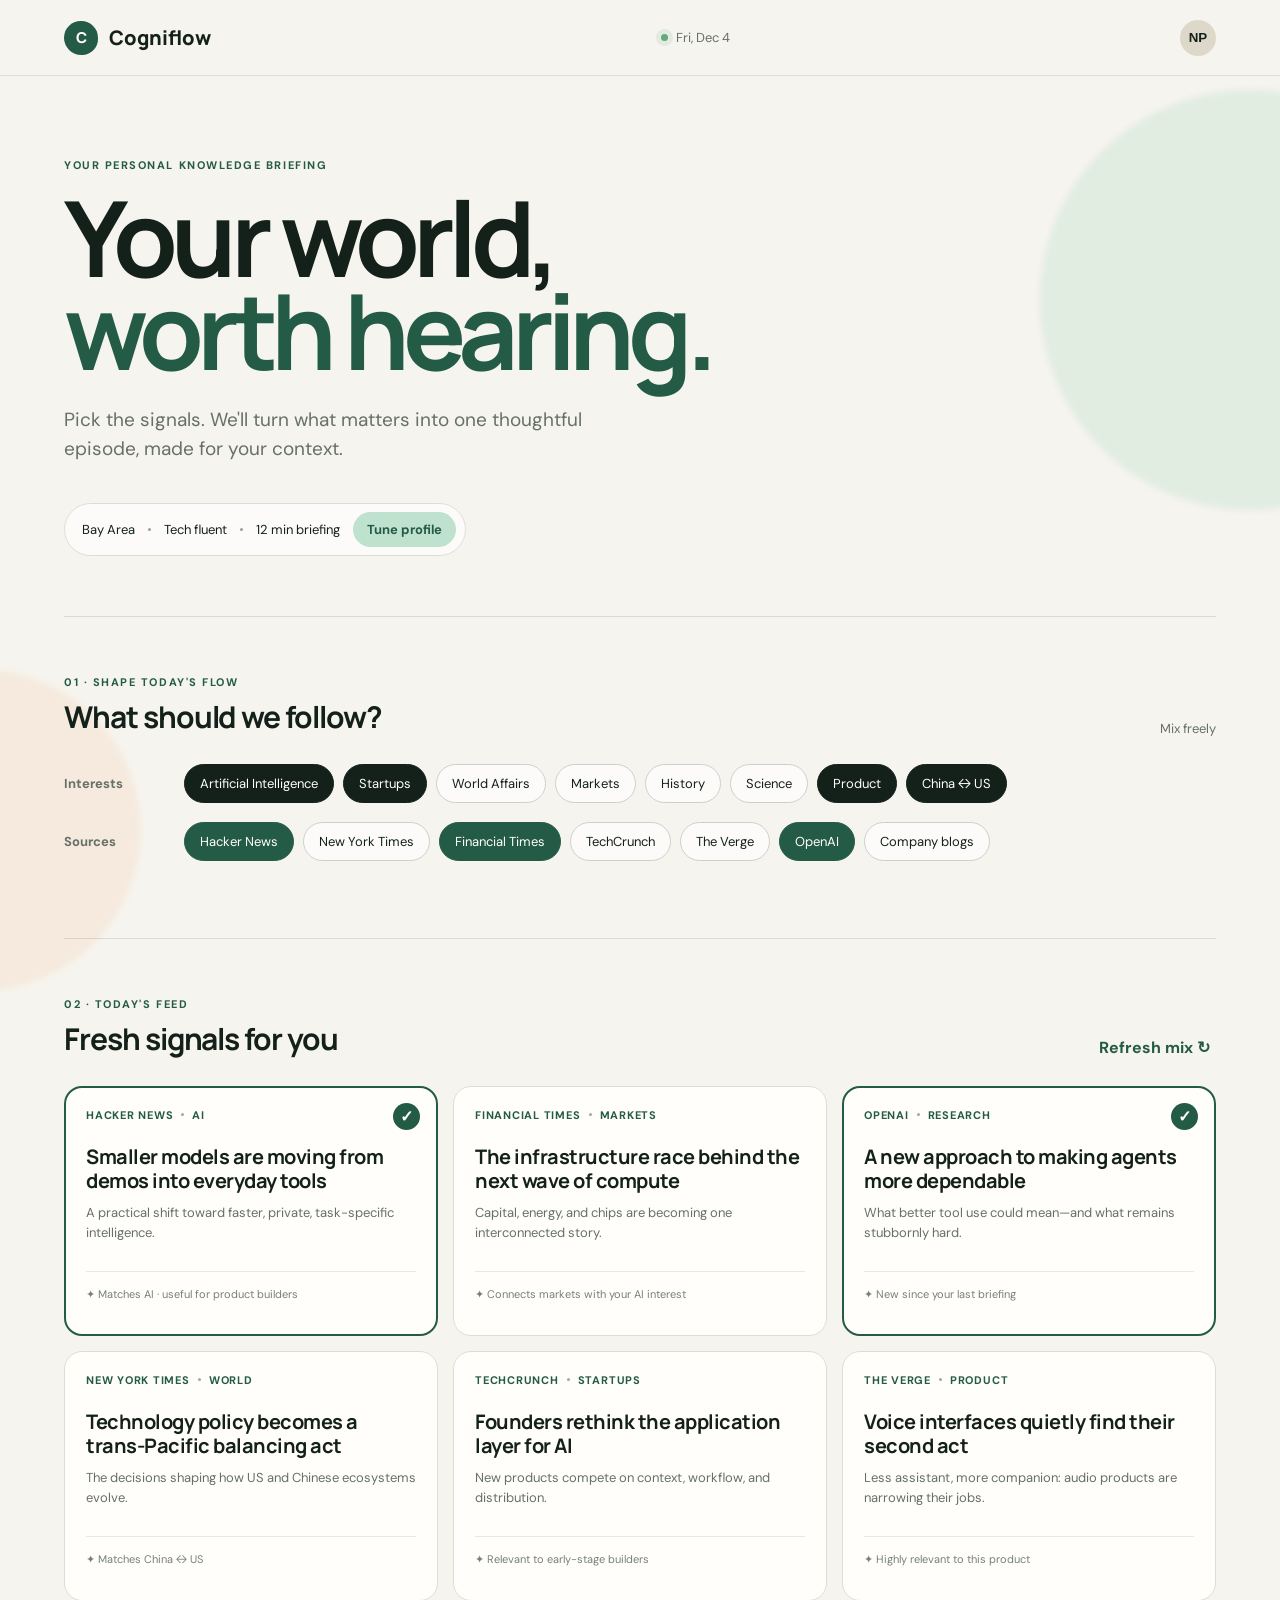
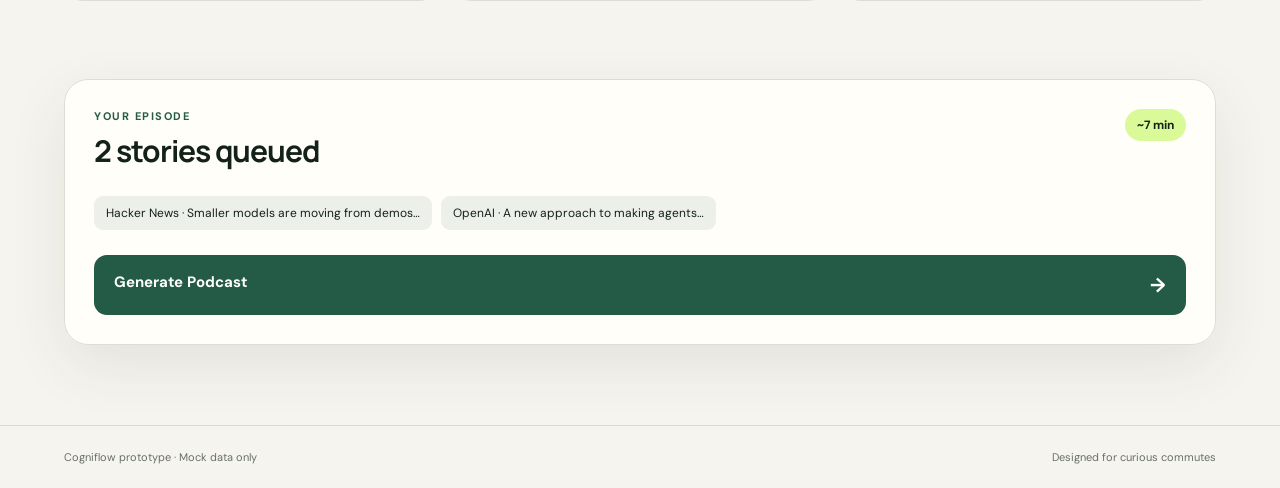
<file: index.html>
<!doctype html>
<html lang="en">
<head>
  <meta charset="utf-8">
  <meta name="viewport" content="width=device-width, initial-scale=1">
  <meta name="description" content="Cogniflow turns your interests and trusted sources into a personal daily knowledge briefing.">
  <title>Cogniflow — Your world, worth hearing</title>
  <link rel="preconnect" href="https://fonts.googleapis.com">
  <link rel="preconnect" href="https://fonts.gstatic.com" crossorigin>
  <link href="https://fonts.googleapis.com/css2?family=DM+Sans:wght@400;500;600;700&family=Manrope:wght@600;700;800&display=swap" rel="stylesheet">
  <link rel="stylesheet" href="styles.css">
</head>
<body>
  <div class="ambient ambient-one"></div><div class="ambient ambient-two"></div>
  <header class="topbar">
    <a class="brand" href="#"><span class="brand-mark">C</span><span>Cogniflow</span></a>
    <div class="today"><span class="live-dot"></span><span id="dateLabel">Today</span></div>
    <button class="avatar" aria-label="Open profile">NP</button>
  </header>

  <main>
    <section class="hero">
      <p class="eyebrow">YOUR PERSONAL KNOWLEDGE BRIEFING</p>
      <h1>Your world,<br><em>worth hearing.</em></h1>
      <p class="hero-copy">Pick the signals. We'll turn what matters into one thoughtful episode, made for your context.</p>
      <div class="profile-strip" id="profileStrip">
        <span>Bay Area</span><i></i><span>Tech fluent</span><i></i><span>12 min briefing</span>
        <button id="editProfile">Tune profile</button>
      </div>
    </section>

    <section class="panel onboarding hidden" id="onboardingPanel">
      <div class="section-heading"><div><span class="step">PROFILE</span><h2>Tune the briefing to you</h2></div><button class="text-button" id="closeProfile">Done</button></div>
      <div class="profile-grid">
        <label>Age range<select id="age"><option>18–24</option><option selected>25–34</option><option>35–44</option><option>45–54</option><option>55+</option></select></label>
        <label>Region<select id="region"><option selected>San Francisco Bay Area</option><option>New York</option><option>Greater China</option><option>Europe</option><option>Global</option></select></label>
        <label>Knowledge level<select id="level"><option>Curious beginner</option><option selected>Tech fluent</option><option>Domain expert</option></select></label>
        <label>Episode length<select id="duration"><option>5 minutes</option><option selected>12 minutes</option><option>20 minutes</option><option>30 minutes</option></select></label>
      </div>
    </section>

    <section class="discovery">
      <div class="section-heading"><div><span class="step">01 · SHAPE TODAY'S FLOW</span><h2>What should we follow?</h2></div><span class="hint">Mix freely</span></div>
      <div class="choice-block"><h3>Interests</h3><div class="chips" id="interestChips"></div></div>
      <div class="choice-block"><h3>Sources</h3><div class="chips source-chips" id="sourceChips"></div></div>
    </section>

    <section class="feed-section">
      <div class="section-heading"><div><span class="step">02 · TODAY'S FEED</span><h2>Fresh signals for you</h2></div><button class="text-button" id="refreshFeed">Refresh mix ↻</button></div>
      <div class="feed-grid" id="feedGrid"></div>
    </section>

    <aside class="queue" id="queuePanel">
      <div class="queue-top">
        <div><span class="step">YOUR EPISODE</span><h2><span id="queueCount">0</span> stories queued</h2></div>
        <span class="estimate" id="estimate">~0 min</span>
      </div>
      <div id="queueItems" class="queue-items"><p class="empty">Choose a few stories above. We'll find the thread between them.</p></div>
      <button class="primary" id="generateBtn" disabled><span>Generate Podcast</span><span class="arrow">→</span></button>
    </aside>

    <section class="generation hidden" id="generationPanel" aria-live="polite">
      <div class="orb"><span></span><span></span><span></span></div>
      <p class="eyebrow">CRAFTING YOUR EPISODE</p><h2 id="generationTitle">Reading across your sources…</h2>
      <div class="progress"><div id="progressBar"></div></div>
      <div class="generation-steps"><span class="active">Filter</span><span>Connect</span><span>Write</span><span>Voice</span></div>
    </section>

    <section class="player hidden" id="playerPanel">
      <div class="cover"><div class="cover-ring"></div><span>COGNIFLOW / 001</span></div>
      <div class="episode-info"><span class="step">TODAY'S FLOW · PERSONAL BRIEFING</span><h2 id="episodeTitle">The frontier is getting practical</h2><p id="episodeSummary"></p><div class="chapters" id="chapters"></div></div>
      <div class="controls">
        <div class="timeline"><span id="currentTime">0:00</span><input id="seek" type="range" min="0" max="100" value="0"><span id="totalTime">12:18</span></div>
        <div class="transport"><button aria-label="Back 15 seconds">↶<small>15</small></button><button class="play" id="playBtn" aria-label="Start Listening">▶</button><button aria-label="Forward 30 seconds">↷<small>30</small></button></div>
        <button class="feedback" id="feedbackBtn">This was useful</button>
      </div>
    </section>
  </main>
  <footer><span>Cogniflow prototype · Mock data only</span><span>Designed for curious commutes</span></footer>
  <script src="app.js"></script>
</body>
</html>
</file>
<file: styles.css>
:root{--ink:#14211b;--muted:#667069;--paper:#f6f4ee;--card:#fffefa;--line:#dcded5;--green:#245b46;--mint:#bfe2ce;--lime:#dafa99;--orange:#f49b61;--shadow:0 20px 60px rgba(30,52,40,.09)}*{box-sizing:border-box}html{scroll-behavior:smooth}body{margin:0;background:var(--paper);color:var(--ink);font-family:"DM Sans",sans-serif;min-height:100vh;overflow-x:hidden}.ambient{position:fixed;border-radius:50%;filter:blur(3px);pointer-events:none;z-index:-1}.ambient-one{width:420px;height:420px;background:rgba(191,226,206,.38);right:-180px;top:90px}.ambient-two{width:320px;height:320px;background:rgba(244,155,97,.12);left:-180px;top:670px}.topbar{height:76px;display:flex;align-items:center;justify-content:space-between;padding:0 max(5vw,24px);border-bottom:1px solid rgba(20,33,27,.1);position:relative}.brand{display:flex;align-items:center;gap:11px;text-decoration:none;color:var(--ink);font-family:Manrope,sans-serif;font-weight:800;font-size:20px}.brand-mark{display:grid;place-items:center;width:34px;height:34px;border-radius:50% 50% 48% 52%;background:var(--green);color:white;font-size:15px}.today{font-size:13px;color:var(--muted);display:flex;gap:8px;align-items:center}.live-dot{width:7px;height:7px;border-radius:50%;background:#66a87e;box-shadow:0 0 0 5px rgba(102,168,126,.13)}.avatar{border:0;background:#ded8ca;width:36px;height:36px;border-radius:50%;font-weight:700;color:var(--ink)}main{width:min(1160px,90vw);margin:auto}.hero{padding:82px 0 60px;position:relative}.eyebrow,.step{display:block;font-weight:700;letter-spacing:.14em;font-size:11px;color:var(--green)}h1,h2,h3,p{margin-top:0}h1{font-family:Manrope,sans-serif;font-size:clamp(52px,8.2vw,105px);letter-spacing:-.065em;line-height:.89;margin:18px 0 28px;max-width:920px}h1 em{font-style:normal;color:var(--green)}.hero-copy{font-size:19px;line-height:1.55;color:var(--muted);max-width:580px}.profile-strip{display:inline-flex;align-items:center;gap:13px;background:rgba(255,255,255,.66);border:1px solid var(--line);border-radius:50px;padding:8px 9px 8px 17px;font-size:13px;margin-top:20px}.profile-strip i{width:3px;height:3px;background:#96a099;border-radius:50%}.profile-strip button,.text-button{border:0;color:var(--green);background:transparent;font:inherit;font-weight:700;cursor:pointer}.profile-strip button{background:var(--mint);padding:9px 14px;border-radius:30px}.panel,.queue,.generation,.player{background:rgba(255,254,250,.92);border:1px solid var(--line);border-radius:24px;box-shadow:var(--shadow)}.onboarding{padding:28px;margin-bottom:64px}.profile-grid{display:grid;grid-template-columns:repeat(4,1fr);gap:14px}.profile-grid label{font-size:12px;font-weight:700;color:var(--muted)}select{display:block;width:100%;margin-top:8px;border:1px solid var(--line);border-radius:10px;background:white;padding:12px;color:var(--ink);font:inherit}.section-heading{display:flex;align-items:flex-end;justify-content:space-between;margin-bottom:27px}.section-heading h2,.queue h2{font-family:Manrope,sans-serif;font-size:30px;letter-spacing:-.035em;margin:7px 0 0}.hint{font-size:13px;color:var(--muted)}.discovery,.feed-section{padding:58px 0;border-top:1px solid rgba(20,33,27,.12)}.choice-block{display:grid;grid-template-columns:120px 1fr;align-items:start;margin:17px 0}.choice-block h3{font-size:13px;color:var(--muted);padding-top:11px}.chips{display:flex;flex-wrap:wrap;gap:9px}.chip{border:1px solid #ccd0c9;background:rgba(255,255,255,.66);color:var(--ink);border-radius:50px;padding:10px 15px;font:inherit;font-size:13px;cursor:pointer;transition:.18s}.chip:hover{transform:translateY(-1px);border-color:#839088}.chip.selected{background:var(--ink);border-color:var(--ink);color:white}.source-chips .chip.selected{background:var(--green);border-color:var(--green)}.feed-grid{display:grid;grid-template-columns:repeat(3,1fr);gap:15px}.story-card{min-height:250px;background:var(--card);border:1px solid var(--line);border-radius:18px;padding:21px;display:flex;flex-direction:column;cursor:pointer;transition:.22s;position:relative;overflow:hidden}.story-card:hover{transform:translateY(-3px);box-shadow:0 16px 35px rgba(30,52,40,.08)}.story-card.selected{border:2px solid var(--green);padding:20px}.story-card.selected:after{content:"✓";position:absolute;right:16px;top:15px;display:grid;place-items:center;width:27px;height:27px;background:var(--green);color:white;border-radius:50%;font-weight:bold}.story-meta{display:flex;gap:8px;align-items:center;font-size:11px;font-weight:700;letter-spacing:.07em;color:var(--green);text-transform:uppercase}.story-meta i{width:3px;height:3px;background:#a6aaa4;border-radius:50%}.story-card h3{font-family:Manrope,sans-serif;font-size:20px;line-height:1.22;letter-spacing:-.025em;margin:23px 0 10px}.story-card p{font-size:13px;color:var(--muted);line-height:1.5}.why{margin-top:auto;padding-top:14px;border-top:1px solid #e9e8e1;font-size:11px!important;color:#778078!important}.queue{margin:20px 0 80px;padding:29px}.queue-top{display:flex;justify-content:space-between;align-items:flex-start}.estimate{background:var(--lime);padding:8px 12px;border-radius:30px;font-weight:700;font-size:12px}.queue-items{display:flex;gap:9px;flex-wrap:wrap;margin:25px 0}.queue-pill{background:#edf0ea;border-radius:9px;padding:9px 12px;font-size:12px}.empty{color:var(--muted);font-size:14px}.primary{width:100%;border:0;border-radius:13px;padding:17px 20px;background:var(--green);color:white;font:700 15px "DM Sans";display:flex;justify-content:space-between;cursor:pointer;transition:.2s}.primary:hover:not(:disabled){background:#194534}.primary:disabled{opacity:.35;cursor:not-allowed}.arrow{font-size:20px}.generation{text-align:center;padding:70px 25px;margin-bottom:80px}.orb{height:90px;display:flex;justify-content:center;align-items:center;gap:7px}.orb span{width:9px;border-radius:10px;background:var(--green);animation:wave 1s infinite ease-in-out}.orb span:nth-child(1){height:35px}.orb span:nth-child(2){height:68px;animation-delay:.16s}.orb span:nth-child(3){height:47px;animation-delay:.32s}@keyframes wave{50%{transform:scaleY(.45);opacity:.5}}.generation h2{font-family:Manrope,sans-serif;font-size:28px}.progress{height:5px;background:#e2e5df;border-radius:5px;max-width:500px;margin:30px auto 15px;overflow:hidden}.progress div{height:100%;width:8%;background:var(--green);transition:width .7s}.generation-steps{display:flex;justify-content:space-between;max-width:500px;margin:auto;font-size:11px;color:#9da39f}.generation-steps .active{color:var(--green);font-weight:700}.player{display:grid;grid-template-columns:220px 1fr;padding:30px;gap:32px;margin:20px 0 80px}.cover{aspect-ratio:1;border-radius:14px;background:var(--green);position:relative;overflow:hidden;color:white;padding:16px;font-size:10px;letter-spacing:.12em}.cover-ring{position:absolute;width:200px;height:200px;border:40px solid var(--lime);border-radius:50%;right:-80px;bottom:-70px;box-shadow:0 0 0 28px var(--orange)}.episode-info h2{font:700 34px/1.1 Manrope;margin:8px 0 12px;letter-spacing:-.04em}.episode-info p{color:var(--muted);font-size:14px;line-height:1.55}.chapters{display:flex;gap:6px;flex-wrap:wrap}.chapter{font-size:11px;padding:7px 9px;background:#eef0eb;border-radius:6px}.controls{grid-column:1/-1;border-top:1px solid var(--line);padding-top:22px;position:relative}.timeline{display:grid;grid-template-columns:36px 1fr 42px;align-items:center;gap:9px;font-size:10px;color:var(--muted)}input[type=range]{accent-color:var(--green);width:100%}.transport{display:flex;justify-content:center;align-items:center;gap:23px;margin-top:16px}.transport button{border:0;background:transparent;color:var(--ink);font-size:22px;cursor:pointer}.transport small{font-size:8px}.transport .play{width:58px;height:58px;background:var(--ink);color:white;border-radius:50%;font-size:18px;padding-left:5px}.feedback{position:absolute;right:0;bottom:10px;border:1px solid var(--line);background:white;border-radius:30px;padding:9px 13px;color:var(--green);font-weight:700;cursor:pointer}.hidden{display:none!important}footer{display:flex;justify-content:space-between;border-top:1px solid rgba(20,33,27,.12);padding:24px max(5vw,24px);font-size:11px;color:var(--muted)}@media(max-width:800px){.profile-grid{grid-template-columns:1fr 1fr}.feed-grid{grid-template-columns:1fr 1fr}.player{grid-template-columns:140px 1fr}.choice-block{grid-template-columns:1fr}.choice-block h3{padding:0}.feedback{position:static;display:block;margin:18px auto 0}}@media(max-width:560px){main{width:min(92vw,1160px)}.topbar{height:64px}.hero{padding:56px 0 45px}.hero-copy{font-size:16px}.profile-strip{display:flex;flex-wrap:wrap;border-radius:16px}.profile-grid,.feed-grid{grid-template-columns:1fr}.section-heading h2,.queue h2{font-size:25px}.section-heading{align-items:flex-start}.feed-grid{gap:10px}.story-card{min-height:220px}.queue{padding:21px}.player{grid-template-columns:1fr;padding:21px}.cover{width:150px}.episode-info h2{font-size:28px}footer{flex-direction:column;gap:6px}}
</file>
